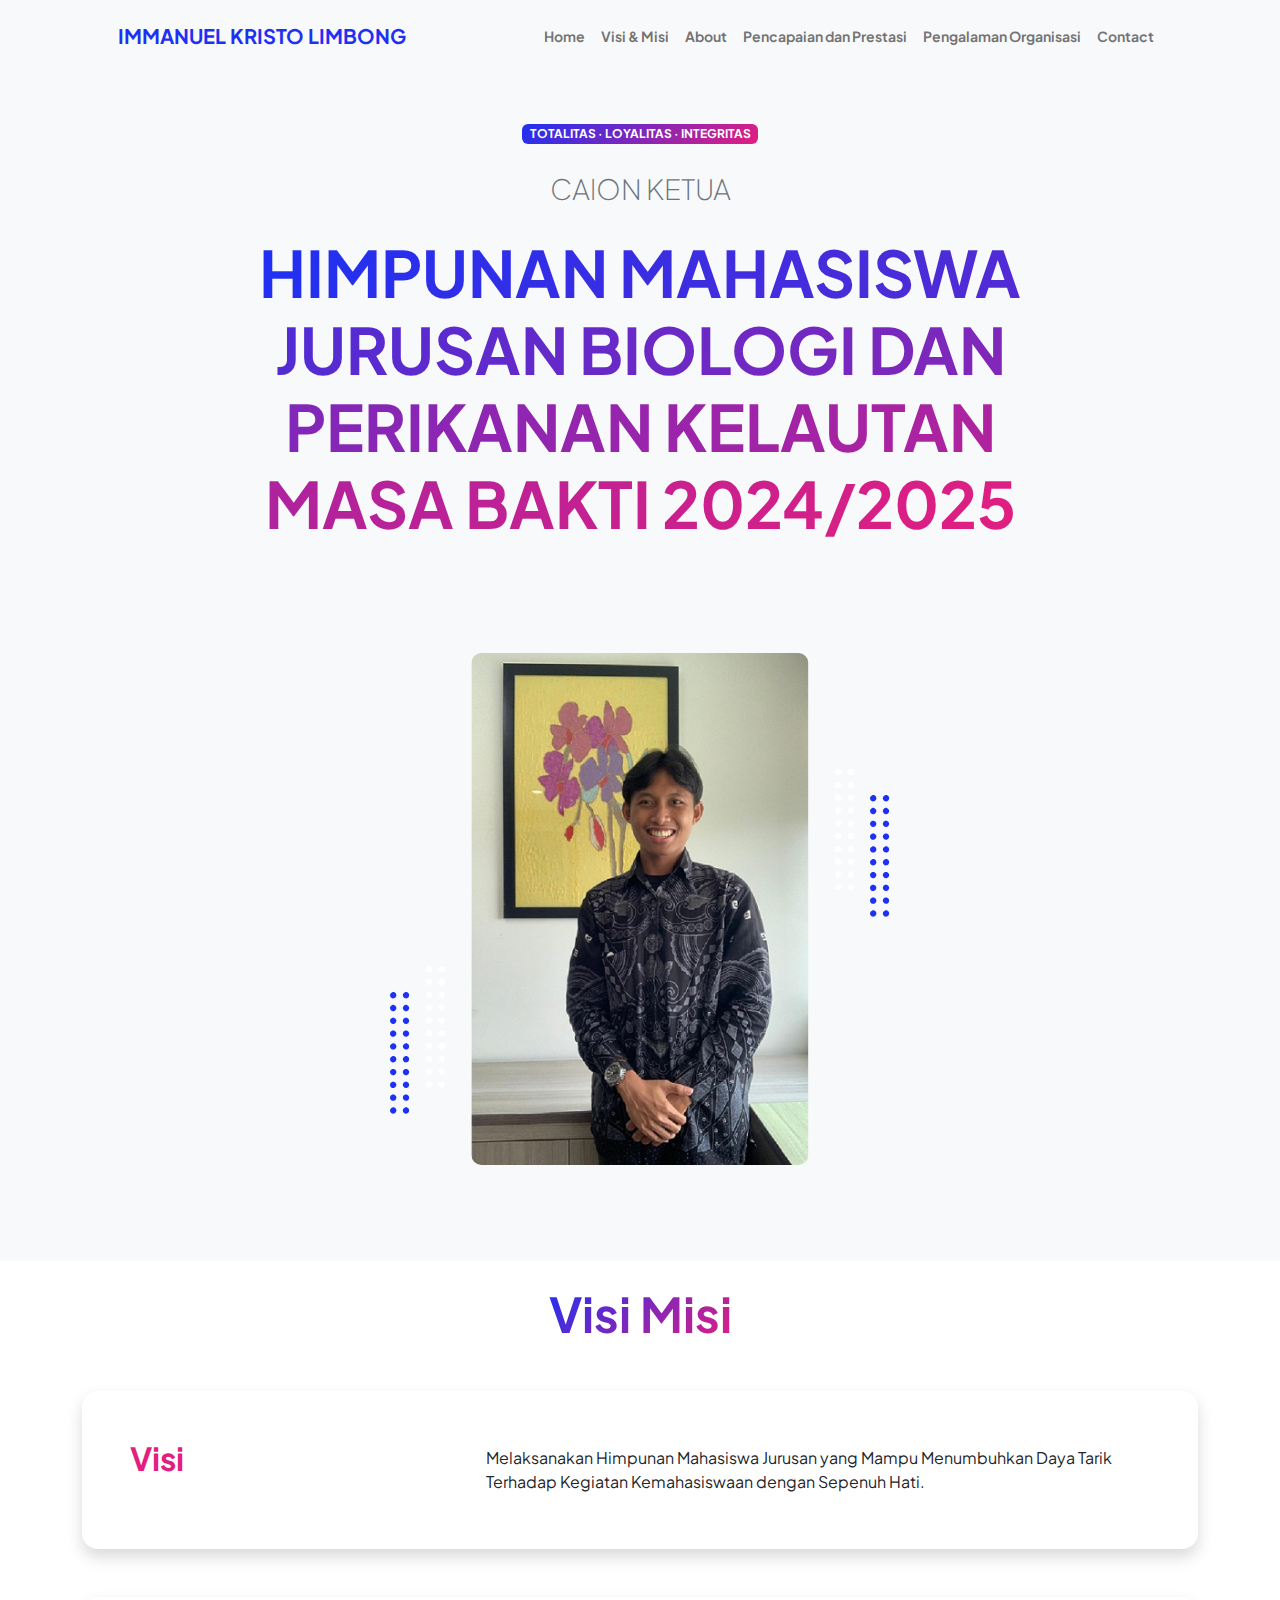
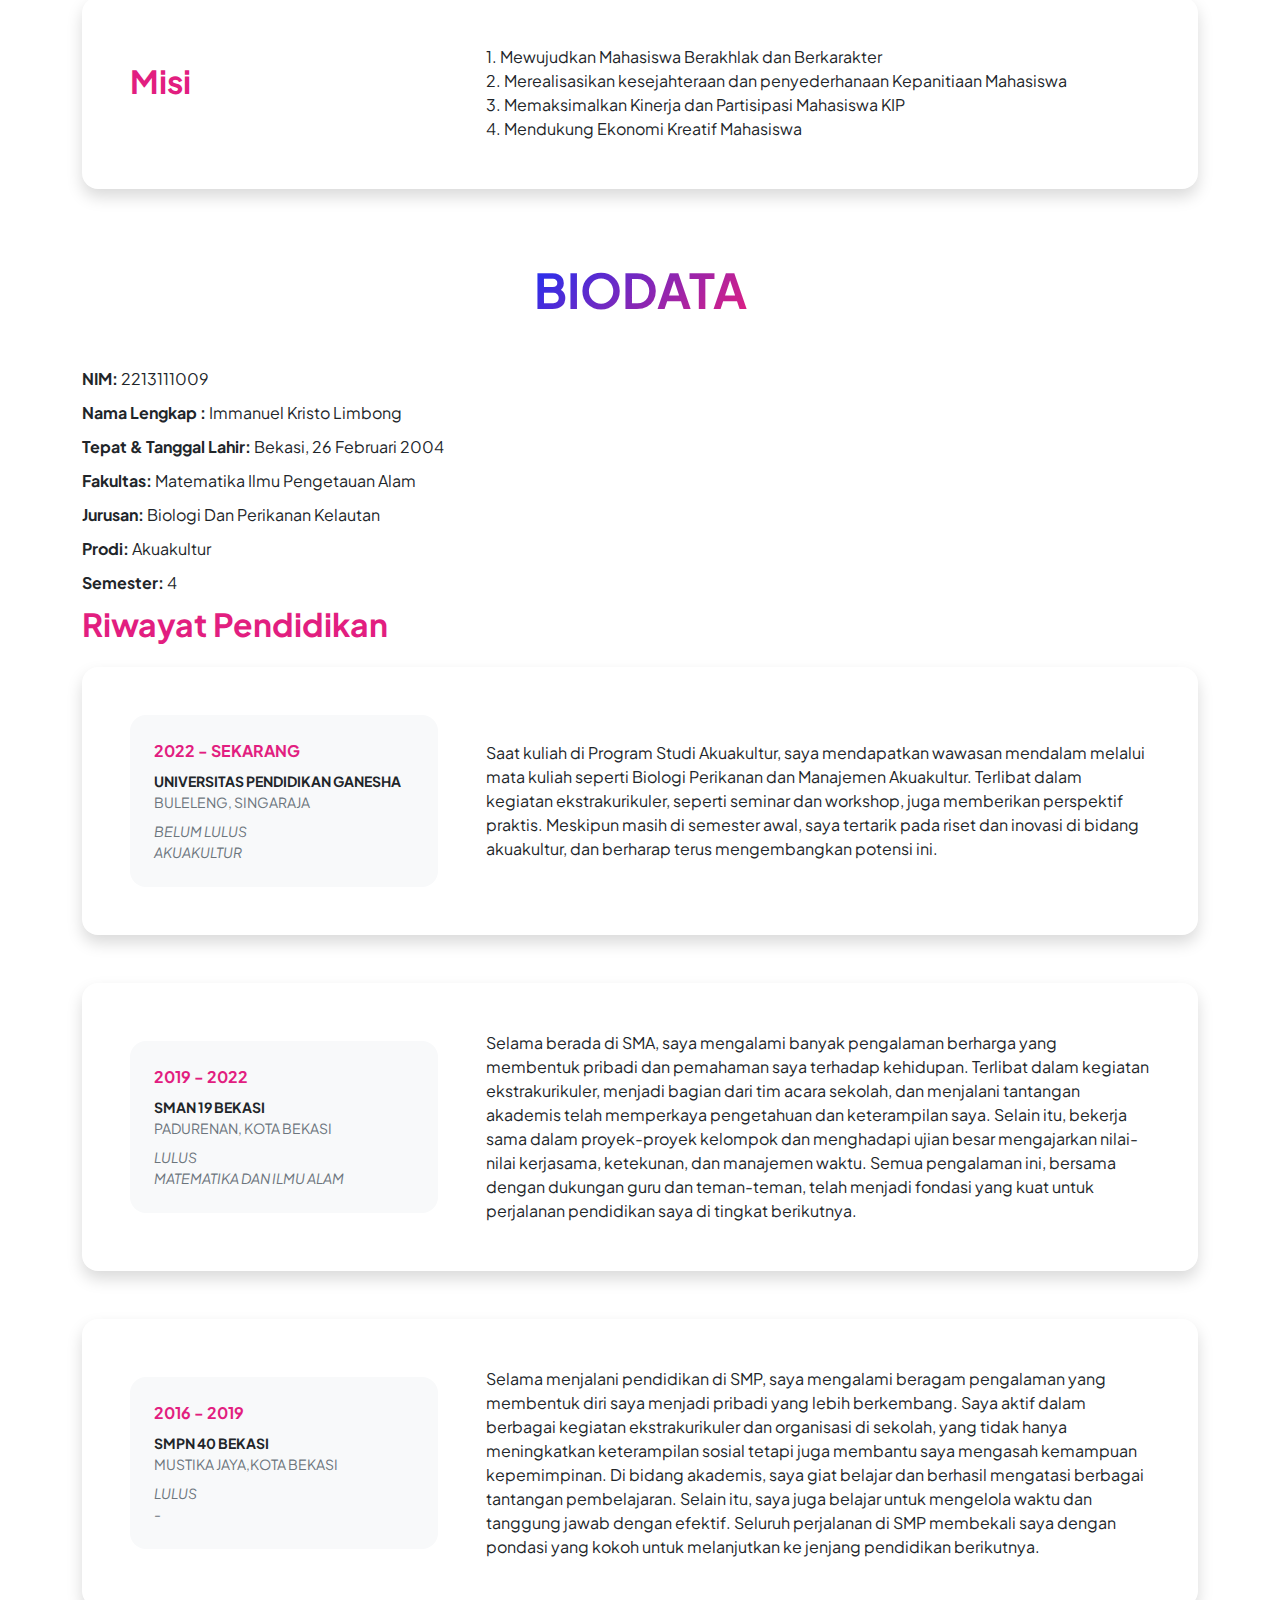
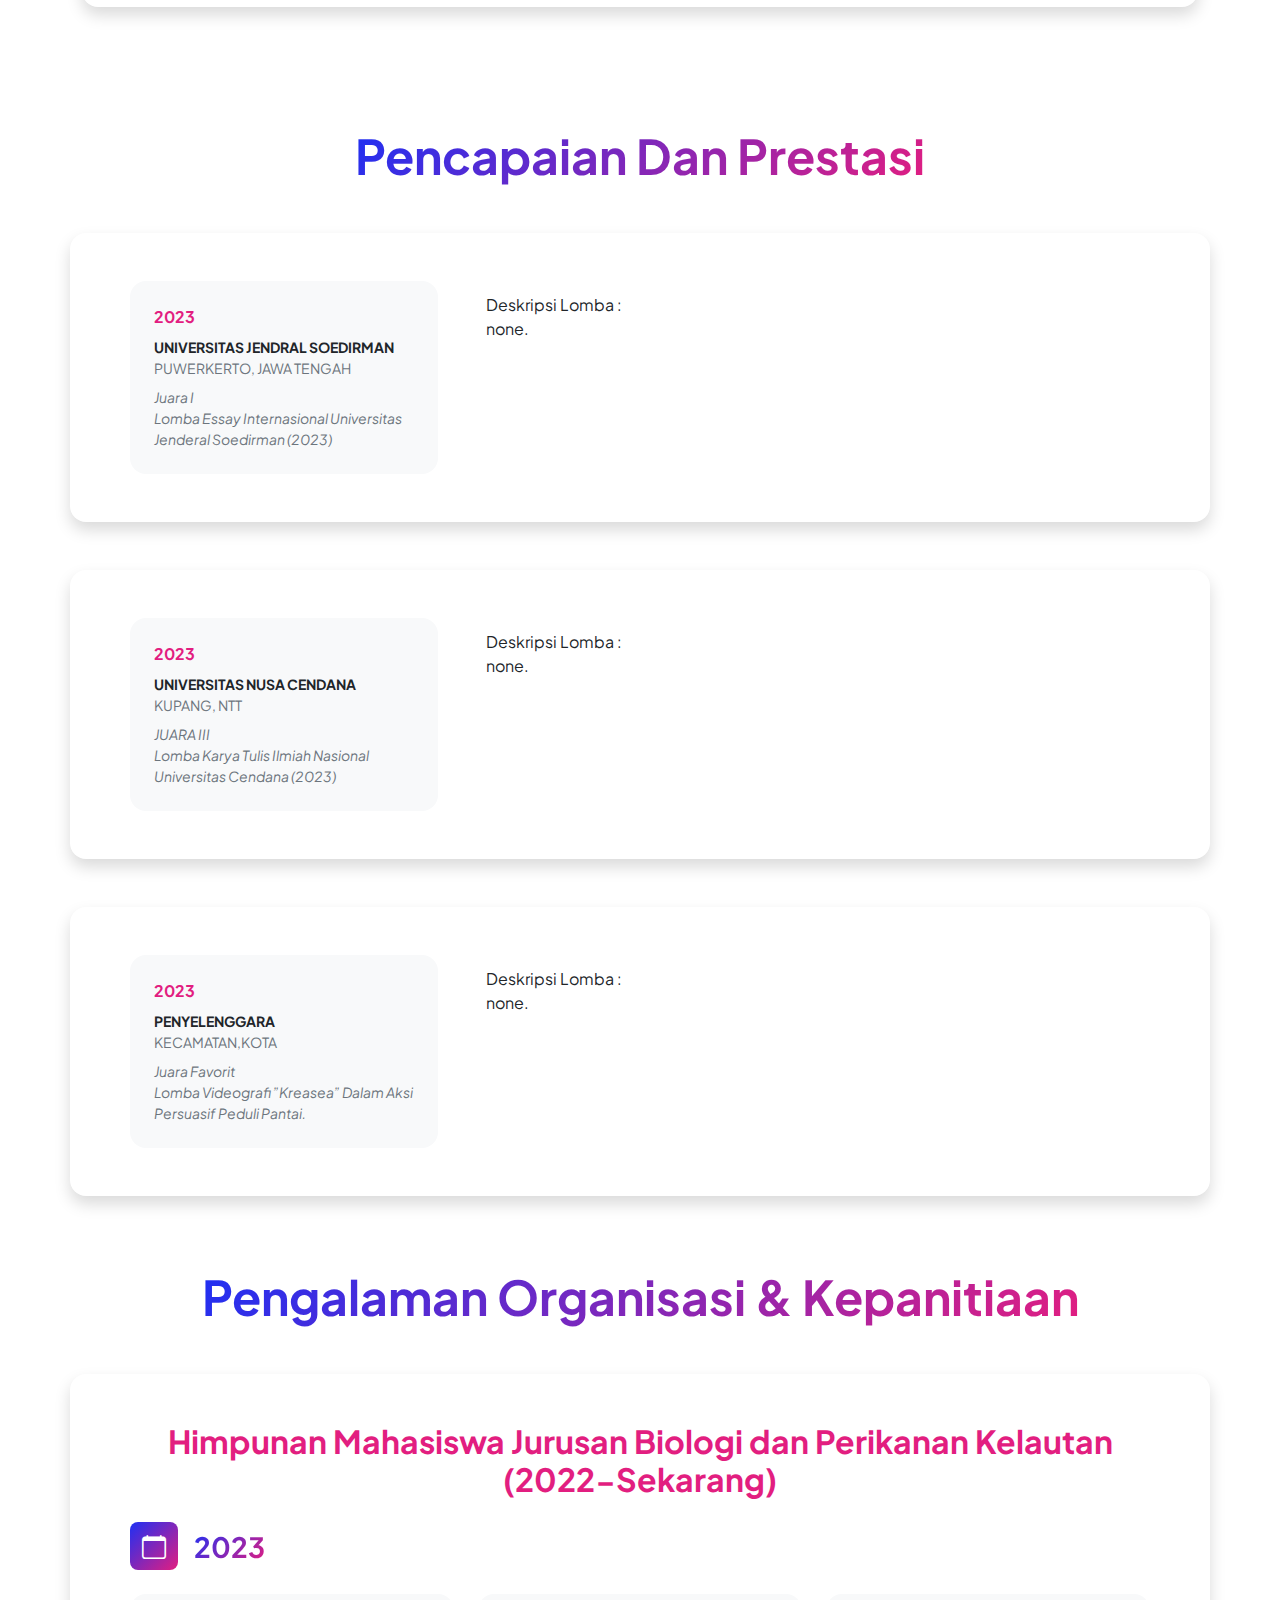
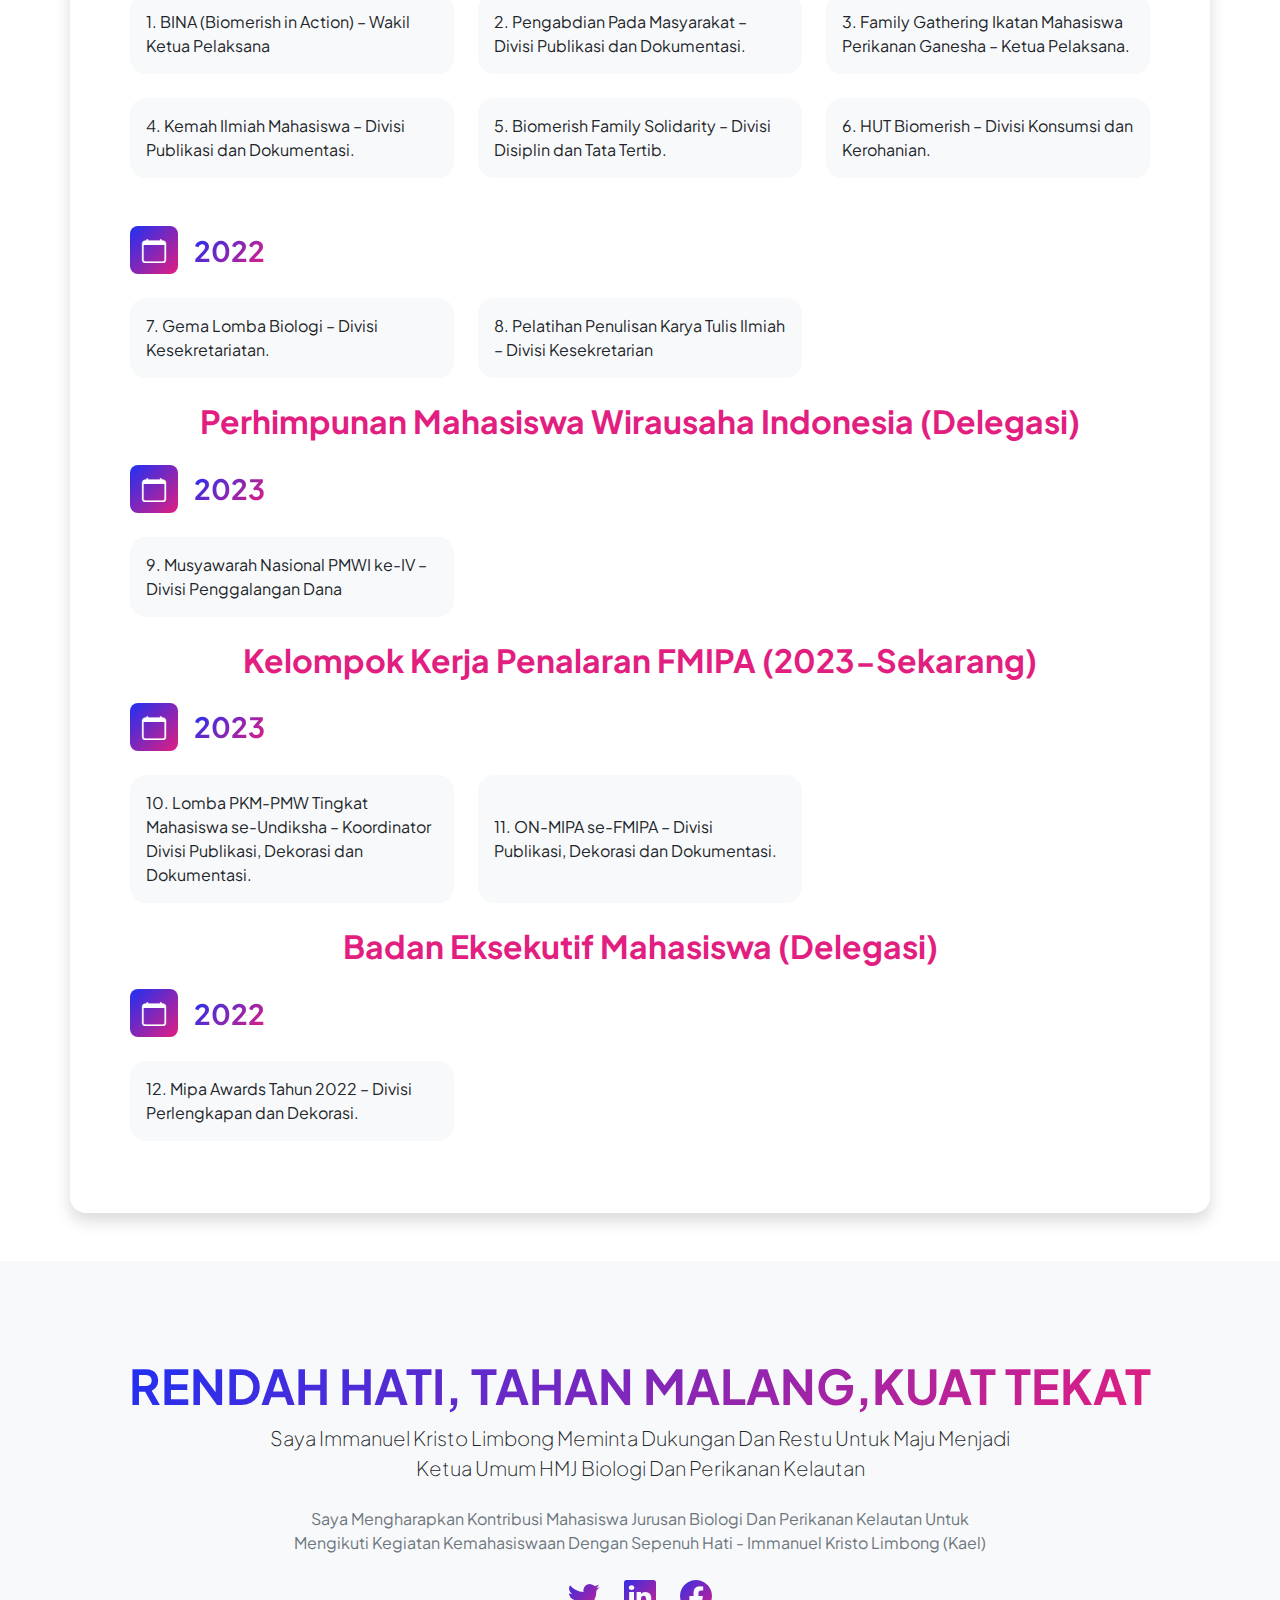
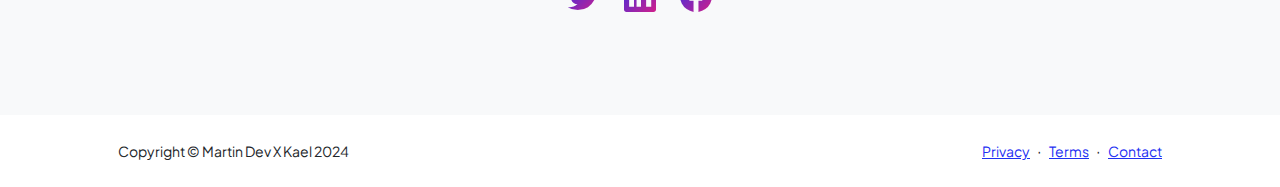
<file: index.html>
<!DOCTYPE html>
<html lang="en">
    <head>
        <meta charset="utf-8" />
        <meta name="viewport" content="width=device-width, initial-scale=1, shrink-to-fit=no" />
        <meta name="description" content="" />
        <meta name="author" content="" />
        <title>Personal Profile</title>
        <!-- Favicon-->
        <link rel="icon" type="image/x-icon" href="assets/favicon.ico" />
        <!-- Custom Google font-->
        <link rel="preconnect" href="https://fonts.googleapis.com" />
        <link rel="preconnect" href="https://fonts.gstatic.com" crossorigin />
        <link href="https://fonts.googleapis.com/css2?family=Plus+Jakarta+Sans:wght@100;200;300;400;500;600;700;800;900&amp;display=swap" rel="stylesheet" />
        <!-- Bootstrap icons-->
        <link href="https://cdn.jsdelivr.net/npm/bootstrap-icons@1.8.1/font/bootstrap-icons.css" rel="stylesheet" />
        <!-- Core theme CSS (includes Bootstrap)-->
        <link href="css/styles.css" rel="stylesheet" />
    </head>
    <body class="d-flex flex-column h-100">
        <main class="flex-shrink-0">
            <!-- Navigation-->
            <nav class="navbar navbar-expand-lg navbar-light bg-light py-3">
                <div class="container px-5">
                    <a class="navbar-brand" href="index.html"><span class="fw-bolder text-primary">IMMANUEL KRISTO LIMBONG</span></a>
                    
                    <button class="navbar-toggler" type="button" data-bs-toggle="collapse" data-bs-target="#navbarSupportedContent" aria-controls="navbarSupportedContent" aria-expanded="false" aria-label="Toggle navigation"><span class="navbar-toggler-icon"></span></button>
                    <div class="collapse navbar-collapse" id="navbarSupportedContent">
                        <ul class="navbar-nav ms-auto mb-2 mb-lg-0 small fw-bolder">
                            <li class="nav-item"><a class="nav-link" href="index.html">Home</a></li>
                            <li class="nav-item"><a class="nav-link" href="#visimisi">Visi & Misi</a></li>
                            <li class="nav-item"><a class="nav-link" href="#about">About</a></li>

                            <li class="nav-item"><a class="nav-link" href="#pencapaian">Pencapaian dan Prestasi</a></li>
                            <li class="nav-item"><a class="nav-link" href="#pengalaman">Pengalaman Organisasi</a></li>
                            <li class="nav-item"><a class="nav-link" href="contact.html">Contact</a></li>
                        </ul>
                    </div>
                </div>
            </nav>
            <!-- Header-->
            <header class="bg-light py-5">
                <div class="container px-5 pb-5">
                    <div class="row gx-5 align-items-center">
                        <div class="col-xxl-5">
                            <!-- Header text content-->
                            <div class="text-center text-xxl-start">
                                <div class="badge bg-gradient-primary-to-secondary text-white mb-4"><div class="text-uppercase">Totalitas &middot; Loyalitas &middot; Integritas</div></div>
                                <div class="fs-3 fw-light text-muted">CAlON KETUA</div>
                                <h1 class="display-3 fw-bolder mt-4 mb-5"><span class="text-gradient d-inline">HIMPUNAN MAHASISWA JURUSAN BIOLOGI DAN PERIKANAN KELAUTAN <br> MASA BAKTI 2024/2025</span></h1>
                                <div class="d-grid gap-3 d-sm-flex justify-content-sm-center justify-content-xxl-start mb-3">
                                    
                                </div>
                            </div>
                        </div>
                        <div class="col-xxl-7">
                            <!-- Header profile picture-->
                            <div class="d-flex justify-content-center mt-5 mt-xxl-">
                                <div class="profile -bg-gradient-primary-to-secondary">
                                    <!-- TIP: For best results, use a photo with a transparent background like the demo example below-->
                                    <!-- Watch a tutorial on how to do this on YouTube (link)-->
                                    <img style="border-radius: 10px;" class="profile-img mt-12" src="assets/PROFILEfix.jpg" alt="..." />
                
                                    <div class="dots-1">
                                        
                                        <!-- SVG Dots-->
                                        <svg version="1.1" xmlns="http://www.w3.org/2000/svg" xmlns:xlink="http://www.w3.org/1999/xlink" x="0px" y="0px" viewBox="0 0 191.6 1215.4" style="enable-background: new 0 0 191.6 1215.4" xml:space="preserve">
                                            <g transform="translate(0.000000,1280.000000) scale(0.100000,-0.100000)">
                                                <path d="M227.7,12788.6c-105-35-200-141-222-248c-43-206,163-412,369-369c155,32,275,190,260,339c-11,105-90,213-190,262        C383.7,12801.6,289.7,12808.6,227.7,12788.6z"></path>
                                                <path d="M1507.7,12788.6c-151-50-253-216-222-362c25-119,136-230,254-255c194-41,395,142,375,339c-11,105-90,213-190,262        C1663.7,12801.6,1569.7,12808.6,1507.7,12788.6z"></path>
                                                <path d="M227.7,11508.6c-105-35-200-141-222-248c-43-206,163-412,369-369c155,32,275,190,260,339c-11,105-90,213-190,262        C383.7,11521.6,289.7,11528.6,227.7,11508.6z"></path>
                                                <path d="M1507.7,11508.6c-151-50-253-216-222-362c25-119,136-230,254-255c194-41,395,142,375,339c-11,105-90,213-190,262        C1663.7,11521.6,1569.7,11528.6,1507.7,11508.6z"></path>
                                                <path d="M227.7,10228.6c-105-35-200-141-222-248c-43-206,163-412,369-369c155,32,275,190,260,339c-11,105-90,213-190,262        C383.7,10241.6,289.7,10248.6,227.7,10228.6z"></path>
                                                <path d="M1507.7,10228.6c-105-35-200-141-222-248c-43-206,163-412,369-369c155,32,275,190,260,339c-11,105-90,213-190,262        C1663.7,10241.6,1569.7,10248.6,1507.7,10228.6z"></path>
                                                <path d="M227.7,8948.6c-105-35-200-141-222-248c-43-206,163-412,369-369c155,32,275,190,260,339c-11,105-90,213-190,262        C383.7,8961.6,289.7,8968.6,227.7,8948.6z"></path>
                                                <path d="M1507.7,8948.6c-105-35-200-141-222-248c-43-206,163-412,369-369c155,32,275,190,260,339c-11,105-90,213-190,262        C1663.7,8961.6,1569.7,8968.6,1507.7,8948.6z"></path>
                                                <path d="M227.7,7668.6c-105-35-200-141-222-248c-43-206,163-412,369-369c155,32,275,190,260,339c-11,105-90,213-190,262        C383.7,7681.6,289.7,7688.6,227.7,7668.6z"></path>
                                                <path d="M1507.7,7668.6c-105-35-200-141-222-248c-43-206,163-412,369-369c155,32,275,190,260,339c-11,105-90,213-190,262        C1663.7,7681.6,1569.7,7688.6,1507.7,7668.6z"></path>
                                                <path d="M227.7,6388.6c-105-35-200-141-222-248c-43-206,163-412,369-369c155,32,275,190,260,339c-11,105-90,213-190,262        C383.7,6401.6,289.7,6408.6,227.7,6388.6z"></path>
                                                <path d="M1507.7,6388.6c-105-35-200-141-222-248c-43-206,163-412,369-369c155,32,275,190,260,339c-11,105-90,213-190,262        C1663.7,6401.6,1569.7,6408.6,1507.7,6388.6z"></path>
                                                <path d="M227.7,5108.6c-105-35-200-141-222-248c-43-206,163-412,369-369c155,32,275,190,260,339c-11,105-90,213-190,262        C383.7,5121.6,289.7,5128.6,227.7,5108.6z"></path>
                                                <path d="M1507.7,5108.6c-105-35-200-141-222-248c-43-206,163-412,369-369c155,32,275,190,260,339c-11,105-90,213-190,262        C1663.7,5121.6,1569.7,5128.6,1507.7,5108.6z"></path>
                                                <path d="M227.7,3828.6c-105-35-200-141-222-248c-43-206,163-412,369-369c155,32,275,190,260,339c-11,105-90,213-190,262        C383.7,3841.6,289.7,3848.6,227.7,3828.6z"></path>
                                                <path d="M1507.7,3828.6c-105-35-200-141-222-248c-43-206,163-412,369-369c155,32,275,190,260,339c-11,105-90,213-190,262        C1663.7,3841.6,1569.7,3848.6,1507.7,3828.6z"></path>
                                                <path d="M227.7,2548.6c-105-35-200-141-222-248c-43-206,163-412,369-369c155,32,275,190,260,339c-11,105-90,213-190,262        C383.7,2561.6,289.7,2568.6,227.7,2548.6z"></path>
                                                <path d="M1507.7,2548.6c-105-35-200-141-222-248c-43-206,163-412,369-369c155,32,275,190,260,339c-11,105-90,213-190,262        C1663.7,2561.6,1569.7,2568.6,1507.7,2548.6z"></path>
                                                <path d="M227.7,1268.6c-105-35-200-141-222-248c-43-206,163-412,369-369c155,32,275,190,260,339c-11,105-90,213-190,262        C383.7,1281.6,289.7,1288.6,227.7,1268.6z"></path>
                                                <path d="M1507.7,1268.6c-105-35-200-141-222-248c-43-206,163-412,369-369c155,32,275,190,260,339c-11,105-90,213-190,262        C1663.7,1281.6,1569.7,1288.6,1507.7,1268.6z"></path>
                                            </g>
                                        </svg>
                                        <!-- END of SVG dots-->
                                    </div>
                                    <div class="dots-2">
                                        <!-- SVG Dots-->
                                        <svg version="1.1" xmlns="http://www.w3.org/2000/svg" xmlns:xlink="http://www.w3.org/1999/xlink" x="0px" y="0px" viewBox="0 0 191.6 1215.4" style="enable-background: new 0 0 191.6 1215.4" xml:space="preserve">
                                            <g transform="translate(0.000000,1280.000000) scale(0.100000,-0.100000)">
                                                <path d="M227.7,12788.6c-105-35-200-141-222-248c-43-206,163-412,369-369c155,32,275,190,260,339c-11,105-90,213-190,262        C383.7,12801.6,289.7,12808.6,227.7,12788.6z"></path>
                                                <path d="M1507.7,12788.6c-151-50-253-216-222-362c25-119,136-230,254-255c194-41,395,142,375,339c-11,105-90,213-190,262        C1663.7,12801.6,1569.7,12808.6,1507.7,12788.6z"></path>
                                                <path d="M227.7,11508.6c-105-35-200-141-222-248c-43-206,163-412,369-369c155,32,275,190,260,339c-11,105-90,213-190,262        C383.7,11521.6,289.7,11528.6,227.7,11508.6z"></path>
                                                <path d="M1507.7,11508.6c-151-50-253-216-222-362c25-119,136-230,254-255c194-41,395,142,375,339c-11,105-90,213-190,262        C1663.7,11521.6,1569.7,11528.6,1507.7,11508.6z"></path>
                                                <path d="M227.7,10228.6c-105-35-200-141-222-248c-43-206,163-412,369-369c155,32,275,190,260,339c-11,105-90,213-190,262        C383.7,10241.6,289.7,10248.6,227.7,10228.6z"></path>
                                                <path d="M1507.7,10228.6c-105-35-200-141-222-248c-43-206,163-412,369-369c155,32,275,190,260,339c-11,105-90,213-190,262        C1663.7,10241.6,1569.7,10248.6,1507.7,10228.6z"></path>
                                                <path d="M227.7,8948.6c-105-35-200-141-222-248c-43-206,163-412,369-369c155,32,275,190,260,339c-11,105-90,213-190,262        C383.7,8961.6,289.7,8968.6,227.7,8948.6z"></path>
                                                <path d="M1507.7,8948.6c-105-35-200-141-222-248c-43-206,163-412,369-369c155,32,275,190,260,339c-11,105-90,213-190,262        C1663.7,8961.6,1569.7,8968.6,1507.7,8948.6z"></path>
                                                <path d="M227.7,7668.6c-105-35-200-141-222-248c-43-206,163-412,369-369c155,32,275,190,260,339c-11,105-90,213-190,262        C383.7,7681.6,289.7,7688.6,227.7,7668.6z"></path>
                                                <path d="M1507.7,7668.6c-105-35-200-141-222-248c-43-206,163-412,369-369c155,32,275,190,260,339c-11,105-90,213-190,262        C1663.7,7681.6,1569.7,7688.6,1507.7,7668.6z"></path>
                                                <path d="M227.7,6388.6c-105-35-200-141-222-248c-43-206,163-412,369-369c155,32,275,190,260,339c-11,105-90,213-190,262        C383.7,6401.6,289.7,6408.6,227.7,6388.6z"></path>
                                                <path d="M1507.7,6388.6c-105-35-200-141-222-248c-43-206,163-412,369-369c155,32,275,190,260,339c-11,105-90,213-190,262        C1663.7,6401.6,1569.7,6408.6,1507.7,6388.6z"></path>
                                                <path d="M227.7,5108.6c-105-35-200-141-222-248c-43-206,163-412,369-369c155,32,275,190,260,339c-11,105-90,213-190,262        C383.7,5121.6,289.7,5128.6,227.7,5108.6z"></path>
                                                <path d="M1507.7,5108.6c-105-35-200-141-222-248c-43-206,163-412,369-369c155,32,275,190,260,339c-11,105-90,213-190,262        C1663.7,5121.6,1569.7,5128.6,1507.7,5108.6z"></path>
                                                <path d="M227.7,3828.6c-105-35-200-141-222-248c-43-206,163-412,369-369c155,32,275,190,260,339c-11,105-90,213-190,262        C383.7,3841.6,289.7,3848.6,227.7,3828.6z"></path>
                                                <path d="M1507.7,3828.6c-105-35-200-141-222-248c-43-206,163-412,369-369c155,32,275,190,260,339c-11,105-90,213-190,262        C1663.7,3841.6,1569.7,3848.6,1507.7,3828.6z"></path>
                                                <path d="M227.7,2548.6c-105-35-200-141-222-248c-43-206,163-412,369-369c155,32,275,190,260,339c-11,105-90,213-190,262        C383.7,2561.6,289.7,2568.6,227.7,2548.6z"></path>
                                                <path d="M1507.7,2548.6c-105-35-200-141-222-248c-43-206,163-412,369-369c155,32,275,190,260,339c-11,105-90,213-190,262        C1663.7,2561.6,1569.7,2568.6,1507.7,2548.6z"></path>
                                                <path d="M227.7,1268.6c-105-35-200-141-222-248c-43-206,163-412,369-369c155,32,275,190,260,339c-11,105-90,213-190,262        C383.7,1281.6,289.7,1288.6,227.7,1268.6z"></path>
                                                <path d="M1507.7,1268.6c-105-35-200-141-222-248c-43-206,163-412,369-369c155,32,275,190,260,339c-11,105-90,213-190,262        C1663.7,1281.6,1569.7,1288.6,1507.7,1268.6z"></path>
                                            </g>
                                        </svg>
                                        <!-- END of SVG dots-->
                                    </div>
                                    <div class="dots-3">
                                        <!-- SVG Dots-->
                                        <svg version="1.1" xmlns="http://www.w3.org/2000/svg" xmlns:xlink="http://www.w3.org/1999/xlink" x="0px" y="0px" viewBox="0 0 191.6 1215.4" style="enable-background: new 0 0 191.6 1215.4" xml:space="preserve">
                                            <g transform="translate(0.000000,1280.000000) scale(0.100000,-0.100000)">
                                                <path d="M227.7,12788.6c-105-35-200-141-222-248c-43-206,163-412,369-369c155,32,275,190,260,339c-11,105-90,213-190,262        C383.7,12801.6,289.7,12808.6,227.7,12788.6z"></path>
                                                <path d="M1507.7,12788.6c-151-50-253-216-222-362c25-119,136-230,254-255c194-41,395,142,375,339c-11,105-90,213-190,262        C1663.7,12801.6,1569.7,12808.6,1507.7,12788.6z"></path>
                                                <path d="M227.7,11508.6c-105-35-200-141-222-248c-43-206,163-412,369-369c155,32,275,190,260,339c-11,105-90,213-190,262        C383.7,11521.6,289.7,11528.6,227.7,11508.6z"></path>
                                                <path d="M1507.7,11508.6c-151-50-253-216-222-362c25-119,136-230,254-255c194-41,395,142,375,339c-11,105-90,213-190,262        C1663.7,11521.6,1569.7,11528.6,1507.7,11508.6z"></path>
                                                <path d="M227.7,10228.6c-105-35-200-141-222-248c-43-206,163-412,369-369c155,32,275,190,260,339c-11,105-90,213-190,262        C383.7,10241.6,289.7,10248.6,227.7,10228.6z"></path>
                                                <path d="M1507.7,10228.6c-105-35-200-141-222-248c-43-206,163-412,369-369c155,32,275,190,260,339c-11,105-90,213-190,262        C1663.7,10241.6,1569.7,10248.6,1507.7,10228.6z"></path>
                                                <path d="M227.7,8948.6c-105-35-200-141-222-248c-43-206,163-412,369-369c155,32,275,190,260,339c-11,105-90,213-190,262        C383.7,8961.6,289.7,8968.6,227.7,8948.6z"></path>
                                                <path d="M1507.7,8948.6c-105-35-200-141-222-248c-43-206,163-412,369-369c155,32,275,190,260,339c-11,105-90,213-190,262        C1663.7,8961.6,1569.7,8968.6,1507.7,8948.6z"></path>
                                                <path d="M227.7,7668.6c-105-35-200-141-222-248c-43-206,163-412,369-369c155,32,275,190,260,339c-11,105-90,213-190,262        C383.7,7681.6,289.7,7688.6,227.7,7668.6z"></path>
                                                <path d="M1507.7,7668.6c-105-35-200-141-222-248c-43-206,163-412,369-369c155,32,275,190,260,339c-11,105-90,213-190,262        C1663.7,7681.6,1569.7,7688.6,1507.7,7668.6z"></path>
                                                <path d="M227.7,6388.6c-105-35-200-141-222-248c-43-206,163-412,369-369c155,32,275,190,260,339c-11,105-90,213-190,262        C383.7,6401.6,289.7,6408.6,227.7,6388.6z"></path>
                                                <path d="M1507.7,6388.6c-105-35-200-141-222-248c-43-206,163-412,369-369c155,32,275,190,260,339c-11,105-90,213-190,262        C1663.7,6401.6,1569.7,6408.6,1507.7,6388.6z"></path>
                                                <path d="M227.7,5108.6c-105-35-200-141-222-248c-43-206,163-412,369-369c155,32,275,190,260,339c-11,105-90,213-190,262        C383.7,5121.6,289.7,5128.6,227.7,5108.6z"></path>
                                                <path d="M1507.7,5108.6c-105-35-200-141-222-248c-43-206,163-412,369-369c155,32,275,190,260,339c-11,105-90,213-190,262        C1663.7,5121.6,1569.7,5128.6,1507.7,5108.6z"></path>
                                                <path d="M227.7,3828.6c-105-35-200-141-222-248c-43-206,163-412,369-369c155,32,275,190,260,339c-11,105-90,213-190,262        C383.7,3841.6,289.7,3848.6,227.7,3828.6z"></path>
                                                <path d="M1507.7,3828.6c-105-35-200-141-222-248c-43-206,163-412,369-369c155,32,275,190,260,339c-11,105-90,213-190,262        C1663.7,3841.6,1569.7,3848.6,1507.7,3828.6z"></path>
                                                <path d="M227.7,2548.6c-105-35-200-141-222-248c-43-206,163-412,369-369c155,32,275,190,260,339c-11,105-90,213-190,262        C383.7,2561.6,289.7,2568.6,227.7,2548.6z"></path>
                                                <path d="M1507.7,2548.6c-105-35-200-141-222-248c-43-206,163-412,369-369c155,32,275,190,260,339c-11,105-90,213-190,262        C1663.7,2561.6,1569.7,2568.6,1507.7,2548.6z"></path>
                                                <path d="M227.7,1268.6c-105-35-200-141-222-248c-43-206,163-412,369-369c155,32,275,190,260,339c-11,105-90,213-190,262        C383.7,1281.6,289.7,1288.6,227.7,1268.6z"></path>
                                                <path d="M1507.7,1268.6c-105-35-200-141-222-248c-43-206,163-412,369-369c155,32,275,190,260,339c-11,105-90,213-190,262        C1663.7,1281.6,1569.7,1288.6,1507.7,1268.6z"></path>
                                            </g>
                                        </svg>
                                        <!-- END of SVG dots-->
                                    </div>
                                    <div class="dots-4">
                                        <!-- SVG Dots-->
                                        <svg version="1.1" xmlns="http://www.w3.org/2000/svg" xmlns:xlink="http://www.w3.org/1999/xlink" x="0px" y="0px" viewBox="0 0 191.6 1215.4" style="enable-background: new 0 0 191.6 1215.4" xml:space="preserve">
                                            <g transform="translate(0.000000,1280.000000) scale(0.100000,-0.100000)">
                                                <path d="M227.7,12788.6c-105-35-200-141-222-248c-43-206,163-412,369-369c155,32,275,190,260,339c-11,105-90,213-190,262        C383.7,12801.6,289.7,12808.6,227.7,12788.6z"></path>
                                                <path d="M1507.7,12788.6c-151-50-253-216-222-362c25-119,136-230,254-255c194-41,395,142,375,339c-11,105-90,213-190,262        C1663.7,12801.6,1569.7,12808.6,1507.7,12788.6z"></path>
                                                <path d="M227.7,11508.6c-105-35-200-141-222-248c-43-206,163-412,369-369c155,32,275,190,260,339c-11,105-90,213-190,262        C383.7,11521.6,289.7,11528.6,227.7,11508.6z"></path>
                                                <path d="M1507.7,11508.6c-151-50-253-216-222-362c25-119,136-230,254-255c194-41,395,142,375,339c-11,105-90,213-190,262        C1663.7,11521.6,1569.7,11528.6,1507.7,11508.6z"></path>
                                                <path d="M227.7,10228.6c-105-35-200-141-222-248c-43-206,163-412,369-369c155,32,275,190,260,339c-11,105-90,213-190,262        C383.7,10241.6,289.7,10248.6,227.7,10228.6z"></path>
                                                <path d="M1507.7,10228.6c-105-35-200-141-222-248c-43-206,163-412,369-369c155,32,275,190,260,339c-11,105-90,213-190,262        C1663.7,10241.6,1569.7,10248.6,1507.7,10228.6z"></path>
                                                <path d="M227.7,8948.6c-105-35-200-141-222-248c-43-206,163-412,369-369c155,32,275,190,260,339c-11,105-90,213-190,262        C383.7,8961.6,289.7,8968.6,227.7,8948.6z"></path>
                                                <path d="M1507.7,8948.6c-105-35-200-141-222-248c-43-206,163-412,369-369c155,32,275,190,260,339c-11,105-90,213-190,262        C1663.7,8961.6,1569.7,8968.6,1507.7,8948.6z"></path>
                                                <path d="M227.7,7668.6c-105-35-200-141-222-248c-43-206,163-412,369-369c155,32,275,190,260,339c-11,105-90,213-190,262        C383.7,7681.6,289.7,7688.6,227.7,7668.6z"></path>
                                                <path d="M1507.7,7668.6c-105-35-200-141-222-248c-43-206,163-412,369-369c155,32,275,190,260,339c-11,105-90,213-190,262        C1663.7,7681.6,1569.7,7688.6,1507.7,7668.6z"></path>
                                                <path d="M227.7,6388.6c-105-35-200-141-222-248c-43-206,163-412,369-369c155,32,275,190,260,339c-11,105-90,213-190,262        C383.7,6401.6,289.7,6408.6,227.7,6388.6z"></path>
                                                <path d="M1507.7,6388.6c-105-35-200-141-222-248c-43-206,163-412,369-369c155,32,275,190,260,339c-11,105-90,213-190,262        C1663.7,6401.6,1569.7,6408.6,1507.7,6388.6z"></path>
                                                <path d="M227.7,5108.6c-105-35-200-141-222-248c-43-206,163-412,369-369c155,32,275,190,260,339c-11,105-90,213-190,262        C383.7,5121.6,289.7,5128.6,227.7,5108.6z"></path>
                                                <path d="M1507.7,5108.6c-105-35-200-141-222-248c-43-206,163-412,369-369c155,32,275,190,260,339c-11,105-90,213-190,262        C1663.7,5121.6,1569.7,5128.6,1507.7,5108.6z"></path>
                                                <path d="M227.7,3828.6c-105-35-200-141-222-248c-43-206,163-412,369-369c155,32,275,190,260,339c-11,105-90,213-190,262        C383.7,3841.6,289.7,3848.6,227.7,3828.6z"></path>
                                                <path d="M1507.7,3828.6c-105-35-200-141-222-248c-43-206,163-412,369-369c155,32,275,190,260,339c-11,105-90,213-190,262        C1663.7,3841.6,1569.7,3848.6,1507.7,3828.6z"></path>
                                                <path d="M227.7,2548.6c-105-35-200-141-222-248c-43-206,163-412,369-369c155,32,275,190,260,339c-11,105-90,213-190,262        C383.7,2561.6,289.7,2568.6,227.7,2548.6z"></path>
                                                <path d="M1507.7,2548.6c-105-35-200-141-222-248c-43-206,163-412,369-369c155,32,275,190,260,339c-11,105-90,213-190,262        C1663.7,2561.6,1569.7,2568.6,1507.7,2548.6z"></path>
                                                <path d="M227.7,1268.6c-105-35-200-141-222-248c-43-206,163-412,369-369c155,32,275,190,260,339c-11,105-90,213-190,262        C383.7,1281.6,289.7,1288.6,227.7,1268.6z"></path>
                                                <path d="M1507.7,1268.6c-105-35-200-141-222-248c-43-206,163-412,369-369c155,32,275,190,260,339c-11,105-90,213-190,262        C1663.7,1281.6,1569.7,1288.6,1507.7,1268.6z"></path>
                                            </g>
                                        </svg>
                                        <!-- END of SVG dots-->
                                    </div>
                                    
                                </div>
                            </div>
                        </div>
                    </div>
                </div>
            </header>
            <!-- visi misi -->
            <section class="about section-padding  " id="visimisi">
                <div class="container">
                    <div class="row">
        
                        <div class>
                            <h3 class="display-5 fw-bolder mt-4 mb-5" style="text-align: center;"><span class="text-gradient d-inline">Visi Misi</h3>
                            
                        </div>
        
                        <div class="col-lg-5 mx-auto col-md-6 col-12">
                            
                        </div>
        
                    </div>
                    <!-- Visi-->
                    <section>
                        
                        <div class="card shadow border-0 rounded-4 mb-5">
                            <div class="card-body p-5">
                                <div class="row align-items-center gx-5">
                                    <div class="col text-center text-lg-start mb-4 mb-lg-0">
                                        <h2 class="text-secondary fw-bolder mb-4">Visi</h2>
                                        
                                    </div>
                                    <div class="col-lg-8"><div>Melaksanakan Himpunan Mahasiswa Jurusan yang Mampu Menumbuhkan Daya Tarik Terhadap Kegiatan Kemahasiswaan dengan Sepenuh Hati.</div></div>
                                </div>
                            </div>
                        </div>
                        <!-- Misi -->
                        <div class="card shadow border-0 rounded-4 mb-5">
                            <div class="card-body p-5">
                                <div class="row align-items-center gx-5">
                                    <div class="col text-center text-lg-start mb-4 mb-lg-0">
                                        <h2 class="text-secondary fw-bolder mb-4">Misi</h2>

                                        
                                    </div>
                                    <div class="col-lg-8"><div>1. Mewujudkan Mahasiswa Berakhlak dan Berkarakter <br>
                                        2. Merealisasikan kesejahteraan dan penyederhanaan Kepanitiaan Mahasiswa <br>
                                        3. Memaksimalkan Kinerja dan Partisipasi Mahasiswa KIP <br>
                                        4. Mendukung Ekonomi Kreatif Mahasiswa<br></div></div>
                                </div>
                            </div>
                        </div>
                        
                        
                    </section>
                    <!-- Divider-->
                    <div class=""></div>
            </section>
            <!-- About Section-->
            <section class="about section-padding  pb-5"  id="about">
                <div class="container">
                    <div class="row">
        
                        <div class>
                            <h3 class="display-5 fw-bolder mt-4 mb-5" style="text-align: center;"><span class="text-gradient d-inline">BIODATA</h3>
                                <ul class="mt-4 mb-5 mb-lg-0 profile-list list-unstyled">
                                <li><strong>NIM:</strong> 2213111009</li>

                                <li><strong>Nama Lengkap :</strong> Immanuel Kristo Limbong</li>
        
                                <li><strong>Tepat & Tanggal Lahir:</strong> Bekasi, 26 Februari 2004</li>
        
                                <li><strong>Fakultas: </strong> Matematika Ilmu Pengetauan Alam</li>
        
                                <li><strong>Jurusan:</strong> Biologi Dan Perikanan Kelautan</li>

                                <li><strong>Prodi:</strong> Akuakultur</li>

                                <li><strong>Semester:</strong> 4</li>

                            </ul>
                        </div>
        
                        <div class="col-lg-5 mx-auto col-md-6 col-12">
                            
                        </div>
        
                    </div>
                    <!-- Education Section-->
                    <section>
                        <h2 class="text-secondary fw-bolder mb-4">Riwayat Pendidikan</h2>
                        <div class="card shadow border-0 rounded-4 mb-5">
                            <div class="card-body p-5">
                                <div class="row align-items-center gx-5">
                                    <div class="col text-center text-lg-start mb-4 mb-lg-0">
                                        <div class="bg-light p-4 rounded-4">
                                            <div class="text-secondary fw-bolder mb-2">2022 - SEKARANG</div>
                                            <div class="mb-2">
                                                <div class="small fw-bolder">UNIVERSITAS PENDIDIKAN GANESHA</div>
                                                <div class="small text-muted">BULELENG, SINGARAJA</div>
                                            </div>
                                            <div class="fst-italic">
                                                <div class="small text-muted">BELUM LULUS</div>
                                                <div class="small text-muted">AKUAKULTUR</div>
                                            </div>
                                        </div>
                                    </div>
                                    <div class="col-lg-8"><div>Saat kuliah di Program Studi Akuakultur, saya mendapatkan wawasan mendalam melalui mata kuliah seperti Biologi Perikanan dan Manajemen Akuakultur. Terlibat dalam kegiatan ekstrakurikuler, seperti seminar dan workshop, juga memberikan perspektif praktis. Meskipun masih di semester awal, saya tertarik pada riset dan inovasi di bidang akuakultur, dan berharap terus mengembangkan potensi ini.</div></div>
                                </div>
                            </div>
                        </div>
                        <!-- 2 -->
                        <div class="card shadow border-0 rounded-4 mb-5">
                            <div class="card-body p-5">
                                <div class="row align-items-center gx-5">
                                    <div class="col text-center text-lg-start mb-4 mb-lg-0">
                                        <div class="bg-light p-4 rounded-4">
                                            <div class="text-secondary fw-bolder mb-2">2019 - 2022</div>
                                            <div class="mb-2">
                                                <div class="small fw-bolder">SMAN 19 BEKASI</div>
                                                <div class="small text-muted">PADURENAN, KOTA BEKASI</div>
                                            </div>
                                            <div class="fst-italic">
                                                <div class="small text-muted">LULUS</div>
                                                <div class="small text-muted">MATEMATIKA DAN ILMU ALAM</div>
                                            </div>
                                        </div>
                                    </div>
                                    <div class="col-lg-8"><div>Selama berada di SMA, saya mengalami banyak pengalaman berharga yang membentuk pribadi dan pemahaman saya terhadap kehidupan. Terlibat dalam kegiatan ekstrakurikuler, menjadi bagian dari tim acara sekolah, dan menjalani tantangan akademis telah memperkaya pengetahuan dan keterampilan saya. Selain itu, bekerja sama dalam proyek-proyek kelompok dan menghadapi ujian besar mengajarkan nilai-nilai kerjasama, ketekunan, dan manajemen waktu. Semua pengalaman ini, bersama dengan dukungan guru dan teman-teman, telah menjadi fondasi yang kuat untuk perjalanan pendidikan saya di tingkat berikutnya.</div></div>
                                </div>
                            </div>
                        </div>
                        <!-- Education Card 1-->
                        <div class="card shadow border-0 rounded-4 mb-5">
                            <div class="card-body p-5">
                                <div class="row align-items-center gx-5">
                                    <div class="col text-center text-lg-start mb-4 mb-lg-0">
                                        <div class="bg-light p-4 rounded-4">
                                            <div class="text-secondary fw-bolder mb-2">2016 - 2019</div>
                                            <div class="mb-2">
                                                <div class="small fw-bolder">SMPN 40 BEKASI</div>
                                                <div class="small text-muted">MUSTIKA JAYA,KOTA BEKASI</div>
                                            </div>
                                            <div class="fst-italic">
                                                <div class="small text-muted">LULUS</div>
                                                <div class="small text-muted">-</div>
                                            </div>
                                        </div>
                                    </div>
                                    <div class="col-lg-8"><div>Selama menjalani pendidikan di SMP, saya mengalami beragam pengalaman yang membentuk diri saya menjadi pribadi yang lebih berkembang. Saya aktif dalam berbagai kegiatan ekstrakurikuler dan organisasi di sekolah, yang tidak hanya meningkatkan keterampilan sosial tetapi juga membantu saya mengasah kemampuan kepemimpinan. Di bidang akademis, saya giat belajar dan berhasil mengatasi berbagai tantangan pembelajaran. Selain itu, saya juga belajar untuk mengelola waktu dan tanggung jawab dengan efektif. Seluruh perjalanan di SMP membekali saya dengan pondasi yang kokoh untuk melanjutkan ke jenjang pendidikan berikutnya.</div></div>
                                </div>
                            </div>
                        </div>
                        <!-- Education Card 2-->
                        
                    </section>
                    <!-- Divider-->
                    <div class=""></div>
            </section>
            <!-- Pencapaian Secstion -->
            <section class="about section-padding  " id="pencapaian">
                <div class=" pt-4 mb-5">
                        <h3 class="display-5 fw-bolder mt-" style="text-align: center;"><span class="text-gradient d-inline">Pencapaian Dan Prestasi </h3>
                </div>
                <div class="container">
                    <div class="row">
                        <div class="card shadow border-0 rounded-4 mb-5">
                            <div class="card-body p-5">
                                <div class="row align-items-center gx-5">
                                    <div class="col text-center text-lg-start mb-4 mb-lg-0">
                                        <div class="bg-light p-4 rounded-4">
                                            <div class="text-secondary fw-bolder mb-2">2023</div>
                                            <div class="mb-2">
                                                <div class="small fw-bolder">UNIVERSITAS JENDRAL SOEDIRMAN</div>
                                                <div class="small text-muted">PUWERKERTO, JAWA TENGAH</div>
                                            </div>
                                            <div class="fst-italic">
                                                <div class="small text-muted">Juara I </div>
                                                <div class="small text-muted">Lomba Essay Internasional Universitas Jenderal Soedirman (2023)</div>
                                            </div>
                                        </div>
                                    </div>
                                    <div class="col-lg-8"><div>
                                        Deskripsi Lomba : <br>
                                        none.
                                        <br><br><br><br><br><br>
                                    </div>
                                    </div>
                                </div>
                            </div>
                        </div>
                        <!-- 2 -->
                        <div class="card shadow border-0 rounded-4 mb-5">
                            <div class="card-body p-5">
                                <div class="row align-items-center gx-5">
                                    <div class="col text-center text-lg-start mb-4 mb-lg-0">
                                        <div class="bg-light p-4 rounded-4">
                                            <div class="text-secondary fw-bolder mb-2">2023</div>
                                            <div class="mb-2">
                                                <div class="small fw-bolder">UNIVERSITAS NUSA CENDANA</div>
                                                <div class="small text-muted">KUPANG, NTT</div>
                                            </div>
                                            <div class="fst-italic">
                                                <div class="small text-muted">JUARA III</div>
                                                <div class="small text-muted">Lomba Karya Tulis Ilmiah Nasional Universitas Cendana (2023)</div>
                                            </div>
                                        </div>
                                    </div>
                                    <div class="col-lg-8"><div>
                                        Deskripsi Lomba : <br>
                                        none.
                                        <br><br><br><br><br><br>
                                    </div>
                                    </div>
                                </div>
                            </div>
                        </div>
                        <!-- 2 -->
                        <div class="card shadow border-0 rounded-4 mb-5">
                            <div class="card-body p-5">
                                <div class="row align-items-center gx-5">
                                    <div class="col text-center text-lg-start mb-4 mb-lg-0">
                                        <div class="bg-light p-4 rounded-4">
                                            <div class="text-secondary fw-bolder mb-2">2023</div>
                                            <div class="mb-2">
                                                <div class="small fw-bolder">PENYELENGGARA</div>
                                                <div class="small text-muted">KECAMATAN,KOTA</div>
                                            </div>
                                            <div class="fst-italic">
                                                <div class="small text-muted">Juara Favorit </div>
                                                <div class="small text-muted">Lomba Videografi ”Kreasea” Dalam Aksi Persuasif Peduli Pantai.</div>
                                            </div>
                                        </div>
                                    </div>
                                    <div class="col-lg-8"><div>
                                        Deskripsi Lomba : <br>
                                        none.
                                        <br><br><br><br><br><br>
                                    </div>
                                    </div>
                                </div>
                            </div>
                        </div>
                    </div>
                </div>
                
                <!-- 2 -->
                        
            </section>
             <!-- Pengalaman Secstion -->
             <section class="about section-padding " id="pengalaman">
                <div class=" pt-4 mb-5">
                        <h3 class="display-5 fw-bolder mt-" style="text-align: center;"><span class="text-gradient d-inline">Pengalaman Organisasi & Kepanitiaan </h3>
                </div>
                <div class="container">
                    <div class="row">
                        <div class="card shadow border-0 rounded-4 mb-5">
                            <div class="card-body p-5">
                                <div class="row align-items-center gx-5">
                                    <div class="mb-0">
                                        <h2 style="text-align: center;" class="text-secondary fw-bolder mb-4 ">Himpunan Mahasiswa Jurusan Biologi dan Perikanan Kelautan (2022-Sekarang)</h2>
                                        <div class="d-flex align-items-center mb-4">
                                            
                                            <div class="feature bg-primary bg-gradient-primary-to-secondary text-white rounded-3 me-3"><i class="bi bi-calendar"></i></div>
                                            <h3 class="fw-bolder mb-0"><span class="text-gradient d-inline">2023</span></h3>
                                        </div>
                                        <div class="row row-cols-1 row-cols-md-3 mb-4">
                                            <div class="col mb-4 mb-md-0"><div class="d-flex align-items-center bg-light rounded-4 p-3 h-100">1.	BINA (Biomerish in Action)  – Wakil Ketua Pelaksana</div></div>
                                            <div class="col mb-4 mb-md-0"><div class="d-flex align-items-center bg-light rounded-4 p-3 h-100">2.	Pengabdian Pada Masyarakat  – Divisi Publikasi dan Dokumentasi.</div></div>
                                            <div class="col"><div class="d-flex align-items-center bg-light rounded-4 p-3 h-100">3.	Family Gathering Ikatan Mahasiswa Perikanan Ganesha – Ketua Pelaksana.</div></div>
                                        </div>
                                        <div class="row row-cols-1 row-cols-md-3">
                                            <div class="col mb-4 mb-md-0"><div class="d-flex align-items-center bg-light rounded-4 p-3 h-100">4.	Kemah Ilmiah Mahasiswa – Divisi Publikasi dan Dokumentasi.</div></div>
                                            <div class="col mb-4 mb-md-0"><div class="d-flex align-items-center bg-light rounded-4 p-3 h-100">5.	Biomerish Family Solidarity – Divisi Disiplin dan Tata Tertib.</div></div>
                                            <div class="col"><div class="d-flex align-items-center bg-light rounded-4 p-3 h-100">6.	HUT Biomerish – Divisi Konsumsi dan Kerohanian. </div></div>
                                        </div>
                                        <div class="d-flex align-items-center mb-4 pt-4 mt-4">
                                            <div class="feature bg-primary bg-gradient-primary-to-secondary text-white rounded-3 me-3"><i class="bi bi-calendar"></i></div>
                                            <h3 class="fw-bolder mb-0"><span class="text-gradient d-inline">2022</span></h3>
                                        </div>
                                        <div class="row row-cols-1 row-cols-md-3 mb-4">
                                            <div class="col mb-4 mb-md-0"><div class="d-flex align-items-center bg-light rounded-4 p-3 h-100">7.	Gema Lomba Biologi – Divisi Kesekretariatan.</div></div>
                                            <div class="col mb-4 mb-md-0"><div class="d-flex align-items-center bg-light rounded-4 p-3 h-100">8.	Pelatihan Penulisan Karya Tulis Ilmiah – Divisi Kesekretarian</div></div>
                                            
                                        </div>
                                        <!-- pengalaaman2 -->
                                        <h2 style="text-align: center;" class="text-secondary fw-bolder mb-4 ">Perhimpunan Mahasiswa Wirausaha Indonesia (Delegasi)</h2>
                                        <div class="d-flex align-items-center mb-4">
                                            
                                            <div class="feature bg-primary bg-gradient-primary-to-secondary text-white rounded-3 me-3"><i class="bi bi-calendar"></i></div>
                                            <h3 class="fw-bolder mb-0"><span class="text-gradient d-inline">2023</span></h3>
                                        </div>
                                        <div class="row row-cols-1 row-cols-md-3 mb-4">
                                            <div class="col mb-4 mb-md-0"><div class="d-flex align-items-center bg-light rounded-4 p-3 h-100">9.	Musyawarah Nasional PMWI ke-IV – Divisi Penggalangan Dana</div></div>
                                           
                                        </div>
                                        <!-- -->
                                        <!-- pengalaaman3 -->
                                        <h2 style="text-align: center;" class="text-secondary fw-bolder mb-4 ">Kelompok Kerja Penalaran FMIPA (2023-Sekarang)</h2>
                                        <div class="d-flex align-items-center mb-4">
                                            
                                            <div class="feature bg-primary bg-gradient-primary-to-secondary text-white rounded-3 me-3"><i class="bi bi-calendar"></i></div>
                                            <h3 class="fw-bolder mb-0"><span class="text-gradient d-inline">2023</span></h3>
                                        </div>
                                        <div class="row row-cols-1 row-cols-md-3 mb-4">
                                            <div class="col mb-4 mb-md-0"><div class="d-flex align-items-center bg-light rounded-4 p-3 h-100">10. Lomba PKM-PMW Tingkat Mahasiswa se-Undiksha  – Koordinator Divisi Publikasi, Dekorasi dan Dokumentasi.</div></div>
                                            <div class="col mb-4 mb-md-0"><div class="d-flex align-items-center bg-light rounded-4 p-3 h-100">11. ON-MIPA se-FMIPA – Divisi Publikasi, Dekorasi dan Dokumentasi.</div></div>
                                           
                                        </div>
                                        <h2 style="text-align: center;" class="text-secondary fw-bolder mb-4 ">Badan Eksekutif Mahasiswa (Delegasi)</h2>
                                        <div class="d-flex align-items-center mb-4">
                                            
                                            <div class="feature bg-primary bg-gradient-primary-to-secondary text-white rounded-3 me-3"><i class="bi bi-calendar"></i></div>
                                            <h3 class="fw-bolder mb-0"><span class="text-gradient d-inline">2022</span></h3>
                                        </div>
                                        <div class="row row-cols-1 row-cols-md-3 mb-4">
                                            <div class="col mb-4 mb-md-0"><div class="d-flex align-items-center bg-light rounded-4 p-3 h-100">12. Mipa Awards Tahun 2022 – Divisi Perlengkapan dan Dekorasi.

                                            </div></div>
                                           
                                        </div>
                                        
                                        
                                    </div> 
                                </div>
                            </div>
                        </div>
                        
                
                <!-- 2 -->
                        
            </section>


            <section class="bg-light py-5">
                <div class="container px-5">
                    <div class="row gx-5 justify-content-center">
                        <div class="col-xxl-8">
                            <div class="text-center my-5">
                                <h2 class="display-5 fw-bolder"><span class="text-gradient d-inline">RENDAH HATI, TAHAN MALANG,KUAT TEKAT</span></h2>
                                <p class="lead fw-light mb-4">Saya Immanuel Kristo Limbong Meminta Dukungan Dan Restu Untuk Maju Menjadi <br>Ketua Umum HMJ Biologi Dan Perikanan Kelautan</p>
                                <p class="text-muted">Saya Mengharapkan Kontribusi Mahasiswa Jurusan Biologi Dan Perikanan Kelautan Untuk <br> Mengikuti Kegiatan Kemahasiswaan Dengan Sepenuh Hati - Immanuel Kristo Limbong (Kael)</p>
                                <div class="d-flex justify-content-center fs-2 gap-4">
                                    <a class="text-gradient" href="#!"><i class="bi bi-twitter"></i></a>
                                    <a class="text-gradient" href="#!"><i class="bi bi-linkedin"></i></a>
                                    <a class="text-gradient" href="#!"><i class="bi bi-facebook"></i></a>
                                </div>
                            </div>
                        </div>
                    </div>
                </div>
            </section>
        </main>
        <!-- Footer-->
        <footer class="bg-white py-4 mt-auto">
            <div class="container px-5">
                <div class="row align-items-center justify-content-between flex-column flex-sm-row">
                    <div class="col-auto"><div class="small m-0">Copyright &copy; Martin Dev X Kael 2024</div></div>
                    <div class="col-auto">
                        <a class="small" href="#!">Privacy</a>
                        <span class="mx-1">&middot;</span>
                        <a class="small" href="#!">Terms</a>
                        <span class="mx-1">&middot;</span>
                        <a class="small" href="#!">Contact</a>
                    </div>
                </div>
            </div>
        </footer>
        <!-- Bootstrap core JS-->
        <script src="https://cdn.jsdelivr.net/npm/bootstrap@5.2.3/dist/js/bootstrap.bundle.min.js"></script>
        <!-- Core theme JS-->
        <script src="js/scripts.js"></script>
    </body>
</html>
</file>
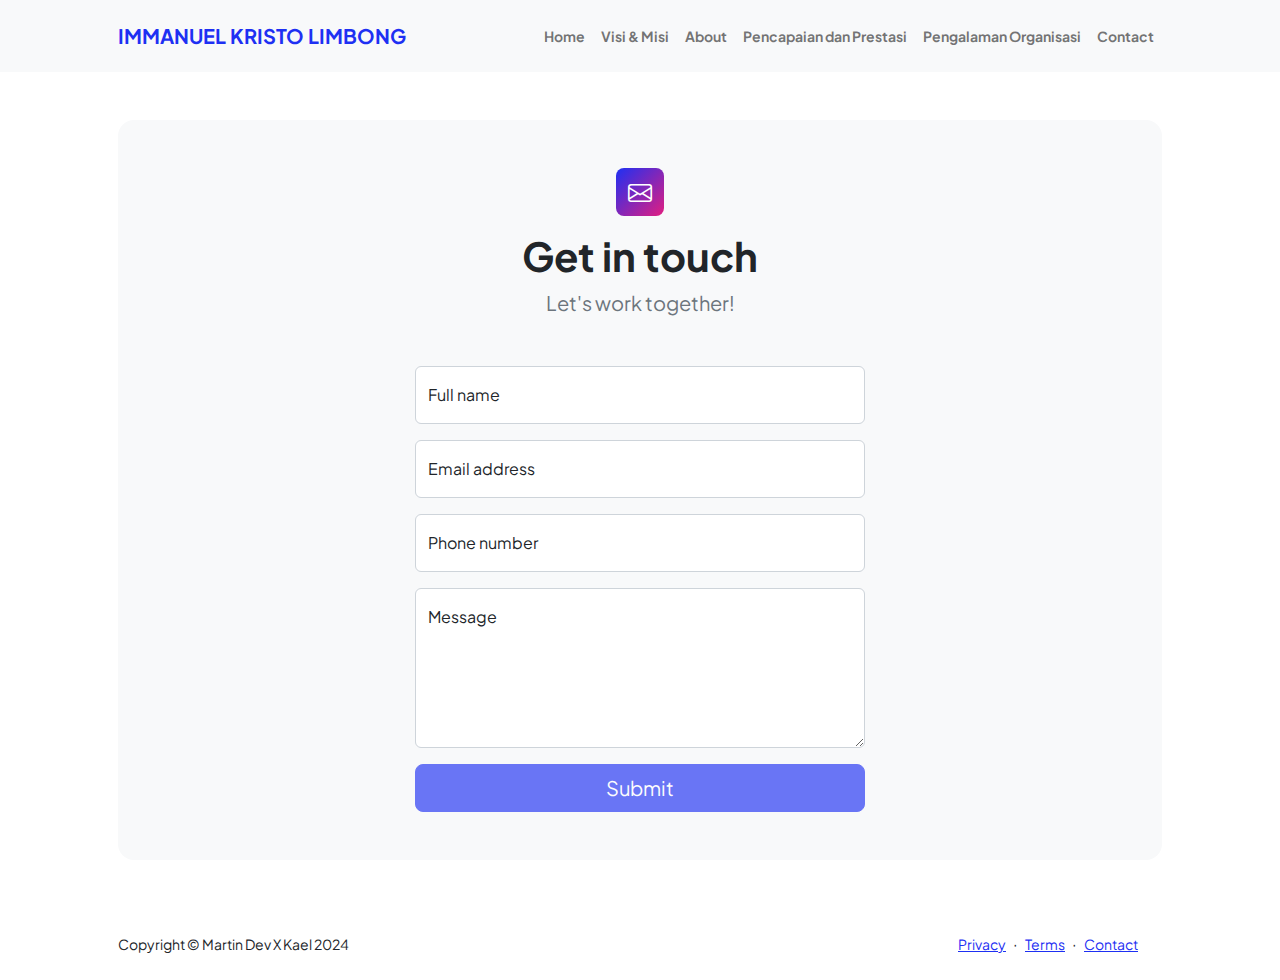
<file: contact.html>
<!DOCTYPE html>
<html lang="en">
    <head>
        <meta charset="utf-8" />
        <meta name="viewport" content="width=device-width, initial-scale=1, shrink-to-fit=no" />
        <meta name="description" content />
        <meta name="author" content />
        <title>Modern Business - Start Bootstrap Template</title>
        <!-- Favicon-->
        <link rel="icon" type="image/x-icon" href="assets/favicon.ico" />
        <!-- Custom Google font-->
        <link rel="preconnect" href="https://fonts.googleapis.com" />
        <link rel="preconnect" href="https://fonts.gstatic.com" crossorigin />
        <link href="https://fonts.googleapis.com/css2?family=Plus+Jakarta+Sans:wght@100;200;300;400;500;600;700;800;900&amp;display=swap" rel="stylesheet" />
        <!-- Bootstrap icons-->
        <link href="https://cdn.jsdelivr.net/npm/bootstrap-icons@1.8.1/font/bootstrap-icons.css" rel="stylesheet" />
        <!-- Core theme CSS (includes Bootstrap)-->
        <link href="css/styles.css" rel="stylesheet" />
    </head>
    <body class="d-flex flex-column">
        <main class="flex-shrink-0">
            <!-- Navigation-->
            <nav class="navbar navbar-expand-lg navbar-light bg-light py-3">
                <div class="container px-5">
                    <a class="navbar-brand" href="index.html"><span class="fw-bolder text-primary">IMMANUEL KRISTO LIMBONG</span></a>
                    
                    <button class="navbar-toggler" type="button" data-bs-toggle="collapse" data-bs-target="#navbarSupportedContent" aria-controls="navbarSupportedContent" aria-expanded="false" aria-label="Toggle navigation"><span class="navbar-toggler-icon"></span></button>
                    <div class="collapse navbar-collapse" id="navbarSupportedContent">
                        <ul class="navbar-nav ms-auto mb-2 mb-lg-0 small fw-bolder">
                            <li class="nav-item"><a class="nav-link" href="index.html">Home</a></li>
                            <li class="nav-item"><a class="nav-link" href="#visimisi">Visi & Misi</a></li>
                            <li class="nav-item"><a class="nav-link" href="#about">About</a></li>

                            <li class="nav-item"><a class="nav-link" href="#pencapaian">Pencapaian dan Prestasi</a></li>
                            <li class="nav-item"><a class="nav-link" href="#pengalaman">Pengalaman Organisasi</a></li>
                            <li class="nav-item"><a class="nav-link" href="contact.html">Contact</a></li>
                        </ul>
                    </div>
                </div>
            </nav>
            <!-- Page content-->
            <section class="py-5">
                <div class="container px-5">
                    <!-- Contact form-->
                    <div class="bg-light rounded-4 py-5 px-4 px-md-5">
                        <div class="text-center mb-5">
                            <div class="feature bg-primary bg-gradient-primary-to-secondary text-white rounded-3 mb-3"><i class="bi bi-envelope"></i></div>
                            <h1 class="fw-bolder">Get in touch</h1>
                            <p class="lead fw-normal text-muted mb-0">Let's work together!</p>
                        </div>
                        <div class="row gx-5 justify-content-center">
                            <div class="col-lg-8 col-xl-6">
                                <!-- * * * * * * * * * * * * * * *-->
                                <!-- * * SB Forms Contact Form * *-->
                                <!-- * * * * * * * * * * * * * * *-->
                                <!-- This form is pre-integrated with SB Forms.-->
                                <!-- To make this form functional, sign up at-->
                                <!-- https://startbootstrap.com/solution/contact-forms-->
                                <!-- to get an API token!-->
                                <form id="contactForm" data-sb-form-api-token="API_TOKEN">
                                    <!-- Name input-->
                                    <div class="form-floating mb-3">
                                        <input class="form-control" id="name" type="text" placeholder="Enter your name..." data-sb-validations="required" />
                                        <label for="name">Full name</label>
                                        <div class="invalid-feedback" data-sb-feedback="name:required">A name is required.</div>
                                    </div>
                                    <!-- Email address input-->
                                    <div class="form-floating mb-3">
                                        <input class="form-control" id="email" type="email" placeholder="name@example.com" data-sb-validations="required,email" />
                                        <label for="email">Email address</label>
                                        <div class="invalid-feedback" data-sb-feedback="email:required">An email is required.</div>
                                        <div class="invalid-feedback" data-sb-feedback="email:email">Email is not valid.</div>
                                    </div>
                                    <!-- Phone number input-->
                                    <div class="form-floating mb-3">
                                        <input class="form-control" id="phone" type="tel" placeholder="(123) 456-7890" data-sb-validations="required" />
                                        <label for="phone">Phone number</label>
                                        <div class="invalid-feedback" data-sb-feedback="phone:required">A phone number is required.</div>
                                    </div>
                                    <!-- Message input-->
                                    <div class="form-floating mb-3">
                                        <textarea class="form-control" id="message" type="text" placeholder="Enter your message here..." style="height: 10rem" data-sb-validations="required"></textarea>
                                        <label for="message">Message</label>
                                        <div class="invalid-feedback" data-sb-feedback="message:required">A message is required.</div>
                                    </div>
                                    <!-- Submit success message-->
                                    <!---->
                                    <!-- This is what your users will see when the form-->
                                    <!-- has successfully submitted-->
                                    <div class="d-none" id="submitSuccessMessage">
                                        <div class="text-center mb-3">
                                            <div class="fw-bolder">Form submission successful!</div>
                                            To activate this form, sign up at
                                            <br />
                                            <a href="https://startbootstrap.com/solution/contact-forms">https://startbootstrap.com/solution/contact-forms</a>
                                        </div>
                                    </div>
                                    <!-- Submit error message-->
                                    <!---->
                                    <!-- This is what your users will see when there is-->
                                    <!-- an error submitting the form-->
                                    <div class="d-none" id="submitErrorMessage"><div class="text-center text-danger mb-3">Error sending message!</div></div>
                                    <!-- Submit Button-->
                                    <div class="d-grid"><button class="btn btn-primary btn-lg disabled" id="submitButton" type="submit">Submit</button></div>
                                </form>
                            </div>
                        </div>
                    </div>
                </div>
            </section>
        </main>
        <!-- Footer-->
        <footer class="bg-white py-4 mt-auto">
            <div class="container px-5">
                <div class="row align-items-center justify-content-between flex-column flex-sm-row">
                    <div class="row align-items-center justify-content-between flex-column flex-sm-row">
                        <div class="col-auto"><div class="small m-0">Copyright &copy; Martin Dev X Kael 2024</div></div>                    <div class="col-auto">
                        <a class="small" href="#!">Privacy</a>
                        <span class="mx-1">&middot;</span>
                        <a class="small" href="#!">Terms</a>
                        <span class="mx-1">&middot;</span>
                        <a class="small" href="#!">Contact</a>
                    </div>
                </div>
            </div>
        </footer>
        <!-- Bootstrap core JS-->
        <script src="https://cdn.jsdelivr.net/npm/bootstrap@5.2.3/dist/js/bootstrap.bundle.min.js"></script>
        <!-- Core theme JS-->
        <script src="js/scripts.js"></script>
        <!-- * * * * * * * * * * * * * * * * * * * * * * * * * * * * * * * * * * * * * * * *-->
        <!-- * *                               SB Forms JS                               * *-->
        <!-- * * Activate your form at https://startbootstrap.com/solution/contact-forms * *-->
        <!-- * * * * * * * * * * * * * * * * * * * * * * * * * * * * * * * * * * * * * * * *-->
        <script src="https://cdn.startbootstrap.com/sb-forms-latest.js"></script>
    </body>
</html>
</file>
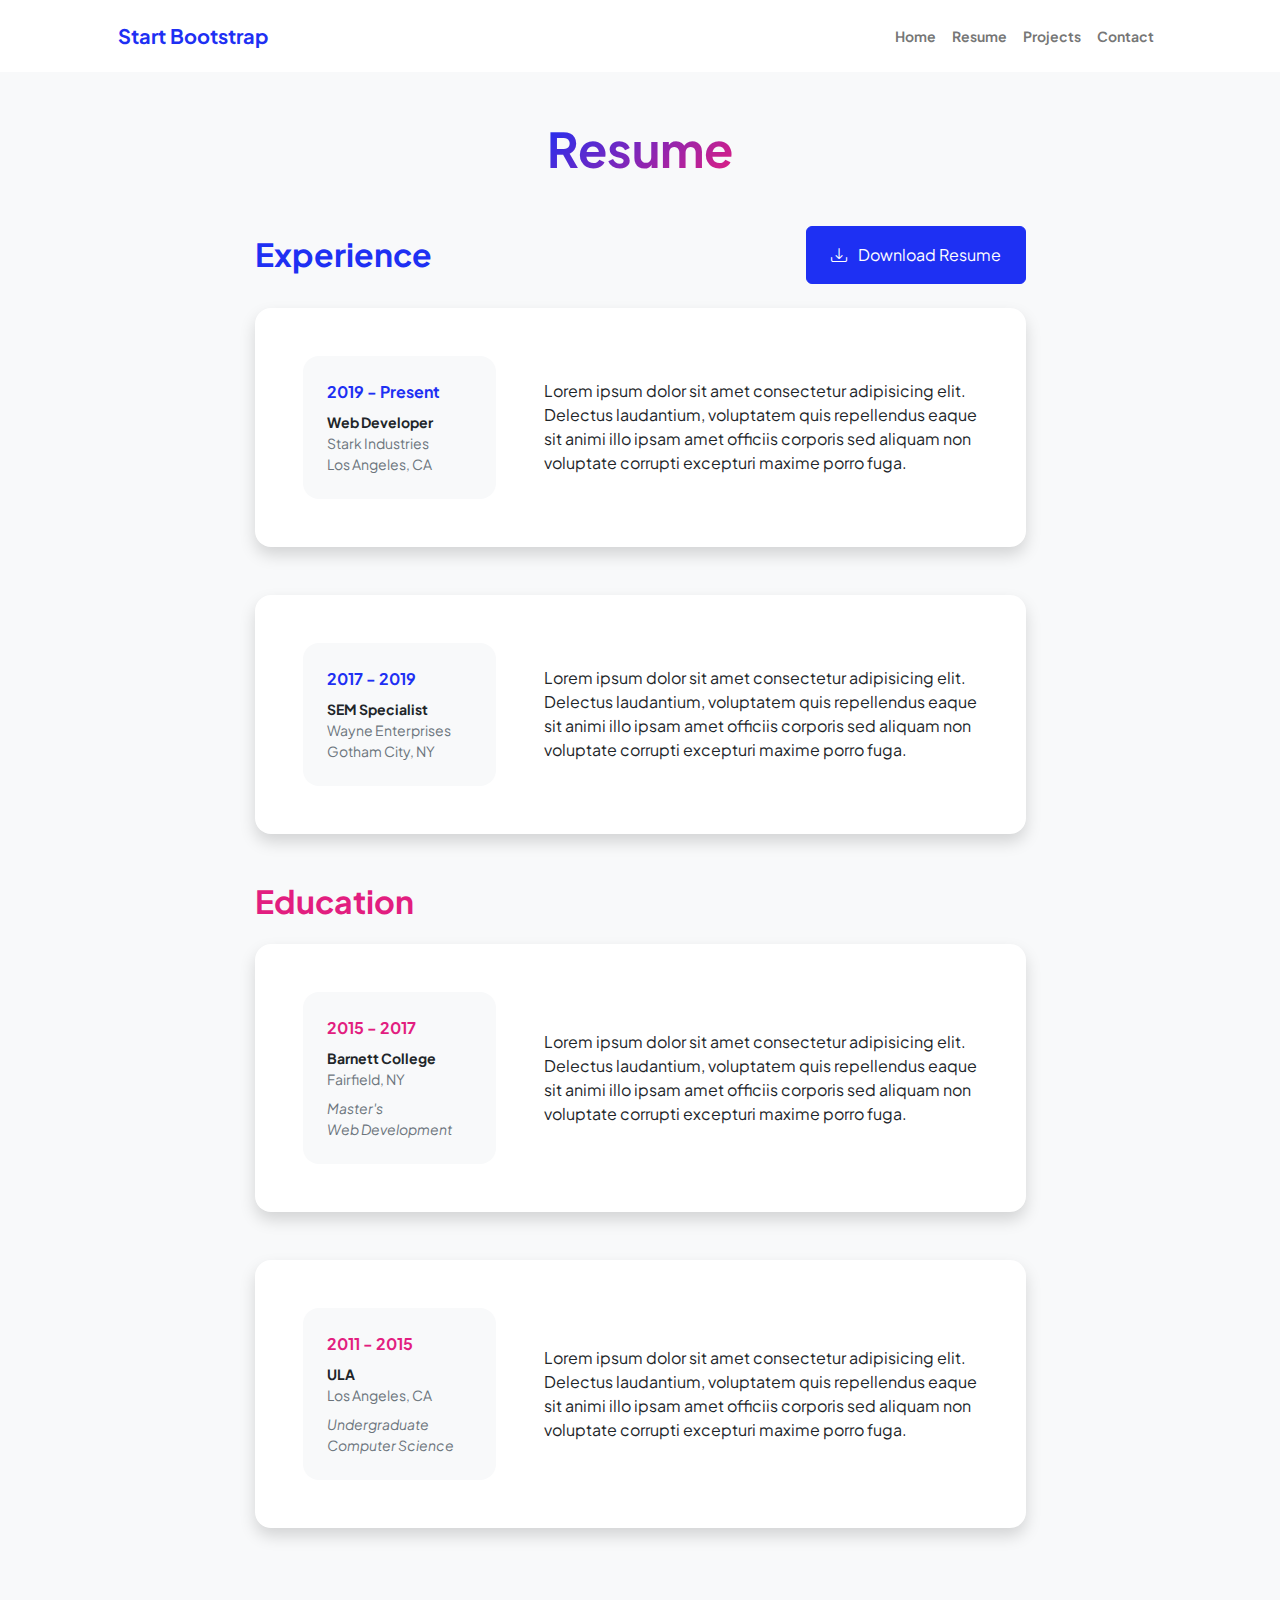
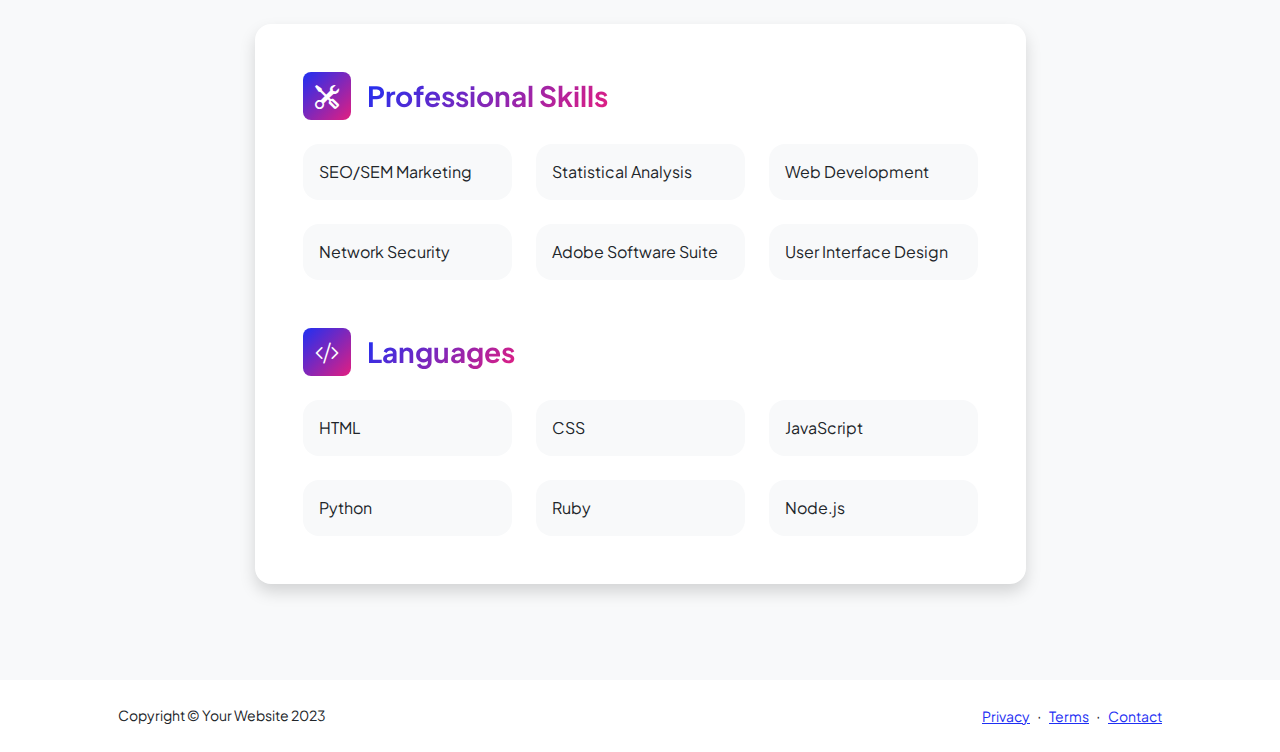
<file: resume.html>
<!DOCTYPE html>
<html lang="en">
    <head>
        <meta charset="utf-8" />
        <meta name="viewport" content="width=device-width, initial-scale=1, shrink-to-fit=no" />
        <meta name="description" content="" />
        <meta name="author" content="" />
        <title>Personal - Start Bootstrap Template</title>
        <!-- Favicon-->
        <link rel="icon" type="image/x-icon" href="assets/favicon.ico" />
        <!-- Custom Google font-->
        <link rel="preconnect" href="https://fonts.googleapis.com" />
        <link rel="preconnect" href="https://fonts.gstatic.com" crossorigin />
        <link href="https://fonts.googleapis.com/css2?family=Plus+Jakarta+Sans:wght@100;200;300;400;500;600;700;800;900&amp;display=swap" rel="stylesheet" />
        <!-- Bootstrap icons-->
        <link href="https://cdn.jsdelivr.net/npm/bootstrap-icons@1.8.1/font/bootstrap-icons.css" rel="stylesheet" />
        <!-- Core theme CSS (includes Bootstrap)-->
        <link href="css/styles.css" rel="stylesheet" />
    </head>
    <body class="d-flex flex-column h-100 bg-light">
        <main class="flex-shrink-0">
            <!-- Navigation-->
            <nav class="navbar navbar-expand-lg navbar-light bg-white py-3">
                <div class="container px-5">
                    <a class="navbar-brand" href="index.html"><span class="fw-bolder text-primary">Start Bootstrap</span></a>
                    <button class="navbar-toggler" type="button" data-bs-toggle="collapse" data-bs-target="#navbarSupportedContent" aria-controls="navbarSupportedContent" aria-expanded="false" aria-label="Toggle navigation"><span class="navbar-toggler-icon"></span></button>
                    <div class="collapse navbar-collapse" id="navbarSupportedContent">
                        <ul class="navbar-nav ms-auto mb-2 mb-lg-0 small fw-bolder">
                            <li class="nav-item"><a class="nav-link" href="index.html">Home</a></li>
                            <li class="nav-item"><a class="nav-link" href="resume.html">Resume</a></li>
                            <li class="nav-item"><a class="nav-link" href="projects.html">Projects</a></li>
                            <li class="nav-item"><a class="nav-link" href="contact.html">Contact</a></li>
                        </ul>
                    </div>
                </div>
            </nav>
            <!-- Page Content-->
            <div class="container px-5 my-5">
                <div class="text-center mb-5">
                    <h1 class="display-5 fw-bolder mb-0"><span class="text-gradient d-inline">Resume</span></h1>
                </div>
                <div class="row gx-5 justify-content-center">
                    <div class="col-lg-11 col-xl-9 col-xxl-8">
                        <!-- Experience Section-->
                        <section>
                            <div class="d-flex align-items-center justify-content-between mb-4">
                                <h2 class="text-primary fw-bolder mb-0">Experience</h2>
                                <!-- Download resume button-->
                                <!-- Note: Set the link href target to a PDF file within your project-->
                                <a class="btn btn-primary px-4 py-3" href="#!">
                                    <div class="d-inline-block bi bi-download me-2"></div>
                                    Download Resume
                                </a>
                            </div>
                            <!-- Experience Card 1-->
                            <div class="card shadow border-0 rounded-4 mb-5">
                                <div class="card-body p-5">
                                    <div class="row align-items-center gx-5">
                                        <div class="col text-center text-lg-start mb-4 mb-lg-0">
                                            <div class="bg-light p-4 rounded-4">
                                                <div class="text-primary fw-bolder mb-2">2019 - Present</div>
                                                <div class="small fw-bolder">Web Developer</div>
                                                <div class="small text-muted">Stark Industries</div>
                                                <div class="small text-muted">Los Angeles, CA</div>
                                            </div>
                                        </div>
                                        <div class="col-lg-8"><div>Lorem ipsum dolor sit amet consectetur adipisicing elit. Delectus laudantium, voluptatem quis repellendus eaque sit animi illo ipsam amet officiis corporis sed aliquam non voluptate corrupti excepturi maxime porro fuga.</div></div>
                                    </div>
                                </div>
                            </div>
                            <!-- Experience Card 2-->
                            <div class="card shadow border-0 rounded-4 mb-5">
                                <div class="card-body p-5">
                                    <div class="row align-items-center gx-5">
                                        <div class="col text-center text-lg-start mb-4 mb-lg-0">
                                            <div class="bg-light p-4 rounded-4">
                                                <div class="text-primary fw-bolder mb-2">2017 - 2019</div>
                                                <div class="small fw-bolder">SEM Specialist</div>
                                                <div class="small text-muted">Wayne Enterprises</div>
                                                <div class="small text-muted">Gotham City, NY</div>
                                            </div>
                                        </div>
                                        <div class="col-lg-8"><div>Lorem ipsum dolor sit amet consectetur adipisicing elit. Delectus laudantium, voluptatem quis repellendus eaque sit animi illo ipsam amet officiis corporis sed aliquam non voluptate corrupti excepturi maxime porro fuga.</div></div>
                                    </div>
                                </div>
                            </div>
                        </section>
                        <!-- Education Section-->
                        <section>
                            <h2 class="text-secondary fw-bolder mb-4">Education</h2>
                            <!-- Education Card 1-->
                            <div class="card shadow border-0 rounded-4 mb-5">
                                <div class="card-body p-5">
                                    <div class="row align-items-center gx-5">
                                        <div class="col text-center text-lg-start mb-4 mb-lg-0">
                                            <div class="bg-light p-4 rounded-4">
                                                <div class="text-secondary fw-bolder mb-2">2015 - 2017</div>
                                                <div class="mb-2">
                                                    <div class="small fw-bolder">Barnett College</div>
                                                    <div class="small text-muted">Fairfield, NY</div>
                                                </div>
                                                <div class="fst-italic">
                                                    <div class="small text-muted">Master's</div>
                                                    <div class="small text-muted">Web Development</div>
                                                </div>
                                            </div>
                                        </div>
                                        <div class="col-lg-8"><div>Lorem ipsum dolor sit amet consectetur adipisicing elit. Delectus laudantium, voluptatem quis repellendus eaque sit animi illo ipsam amet officiis corporis sed aliquam non voluptate corrupti excepturi maxime porro fuga.</div></div>
                                    </div>
                                </div>
                            </div>
                            <!-- Education Card 2-->
                            <div class="card shadow border-0 rounded-4 mb-5">
                                <div class="card-body p-5">
                                    <div class="row align-items-center gx-5">
                                        <div class="col text-center text-lg-start mb-4 mb-lg-0">
                                            <div class="bg-light p-4 rounded-4">
                                                <div class="text-secondary fw-bolder mb-2">2011 - 2015</div>
                                                <div class="mb-2">
                                                    <div class="small fw-bolder">ULA</div>
                                                    <div class="small text-muted">Los Angeles, CA</div>
                                                </div>
                                                <div class="fst-italic">
                                                    <div class="small text-muted">Undergraduate</div>
                                                    <div class="small text-muted">Computer Science</div>
                                                </div>
                                            </div>
                                        </div>
                                        <div class="col-lg-8"><div>Lorem ipsum dolor sit amet consectetur adipisicing elit. Delectus laudantium, voluptatem quis repellendus eaque sit animi illo ipsam amet officiis corporis sed aliquam non voluptate corrupti excepturi maxime porro fuga.</div></div>
                                    </div>
                                </div>
                            </div>
                        </section>
                        <!-- Divider-->
                        <div class="pb-5"></div>
                        <!-- Skills Section-->
                        <section>
                            <!-- Skillset Card-->
                            <div class="card shadow border-0 rounded-4 mb-5">
                                <div class="card-body p-5">
                                    <!-- Professional skills list-->
                                    <div class="mb-5">
                                        <div class="d-flex align-items-center mb-4">
                                            <div class="feature bg-primary bg-gradient-primary-to-secondary text-white rounded-3 me-3"><i class="bi bi-tools"></i></div>
                                            <h3 class="fw-bolder mb-0"><span class="text-gradient d-inline">Professional Skills</span></h3>
                                        </div>
                                        <div class="row row-cols-1 row-cols-md-3 mb-4">
                                            <div class="col mb-4 mb-md-0"><div class="d-flex align-items-center bg-light rounded-4 p-3 h-100">SEO/SEM Marketing</div></div>
                                            <div class="col mb-4 mb-md-0"><div class="d-flex align-items-center bg-light rounded-4 p-3 h-100">Statistical Analysis</div></div>
                                            <div class="col"><div class="d-flex align-items-center bg-light rounded-4 p-3 h-100">Web Development</div></div>
                                        </div>
                                        <div class="row row-cols-1 row-cols-md-3">
                                            <div class="col mb-4 mb-md-0"><div class="d-flex align-items-center bg-light rounded-4 p-3 h-100">Network Security</div></div>
                                            <div class="col mb-4 mb-md-0"><div class="d-flex align-items-center bg-light rounded-4 p-3 h-100">Adobe Software Suite</div></div>
                                            <div class="col"><div class="d-flex align-items-center bg-light rounded-4 p-3 h-100">User Interface Design</div></div>
                                        </div>
                                    </div>
                                    <!-- Languages list-->
                                    <div class="mb-0">
                                        <div class="d-flex align-items-center mb-4">
                                            <div class="feature bg-primary bg-gradient-primary-to-secondary text-white rounded-3 me-3"><i class="bi bi-code-slash"></i></div>
                                            <h3 class="fw-bolder mb-0"><span class="text-gradient d-inline">Languages</span></h3>
                                        </div>
                                        <div class="row row-cols-1 row-cols-md-3 mb-4">
                                            <div class="col mb-4 mb-md-0"><div class="d-flex align-items-center bg-light rounded-4 p-3 h-100">HTML</div></div>
                                            <div class="col mb-4 mb-md-0"><div class="d-flex align-items-center bg-light rounded-4 p-3 h-100">CSS</div></div>
                                            <div class="col"><div class="d-flex align-items-center bg-light rounded-4 p-3 h-100">JavaScript</div></div>
                                        </div>
                                        <div class="row row-cols-1 row-cols-md-3">
                                            <div class="col mb-4 mb-md-0"><div class="d-flex align-items-center bg-light rounded-4 p-3 h-100">Python</div></div>
                                            <div class="col mb-4 mb-md-0"><div class="d-flex align-items-center bg-light rounded-4 p-3 h-100">Ruby</div></div>
                                            <div class="col"><div class="d-flex align-items-center bg-light rounded-4 p-3 h-100">Node.js</div></div>
                                        </div>
                                    </div>
                                </div>
                            </div>
                        </section>
                    </div>
                </div>
            </div>
        </main>
        <!-- Footer-->
        <footer class="bg-white py-4 mt-auto">
            <div class="container px-5">
                <div class="row align-items-center justify-content-between flex-column flex-sm-row">
                    <div class="col-auto"><div class="small m-0">Copyright &copy; Your Website 2023</div></div>
                    <div class="col-auto">
                        <a class="small" href="#!">Privacy</a>
                        <span class="mx-1">&middot;</span>
                        <a class="small" href="#!">Terms</a>
                        <span class="mx-1">&middot;</span>
                        <a class="small" href="#!">Contact</a>
                    </div>
                </div>
            </div>
        </footer>
        <!-- Bootstrap core JS-->
        <script src="https://cdn.jsdelivr.net/npm/bootstrap@5.2.3/dist/js/bootstrap.bundle.min.js"></script>
        <!-- Core theme JS-->
        <script src="js/scripts.js"></script>
    </body>
</html>
</file>
